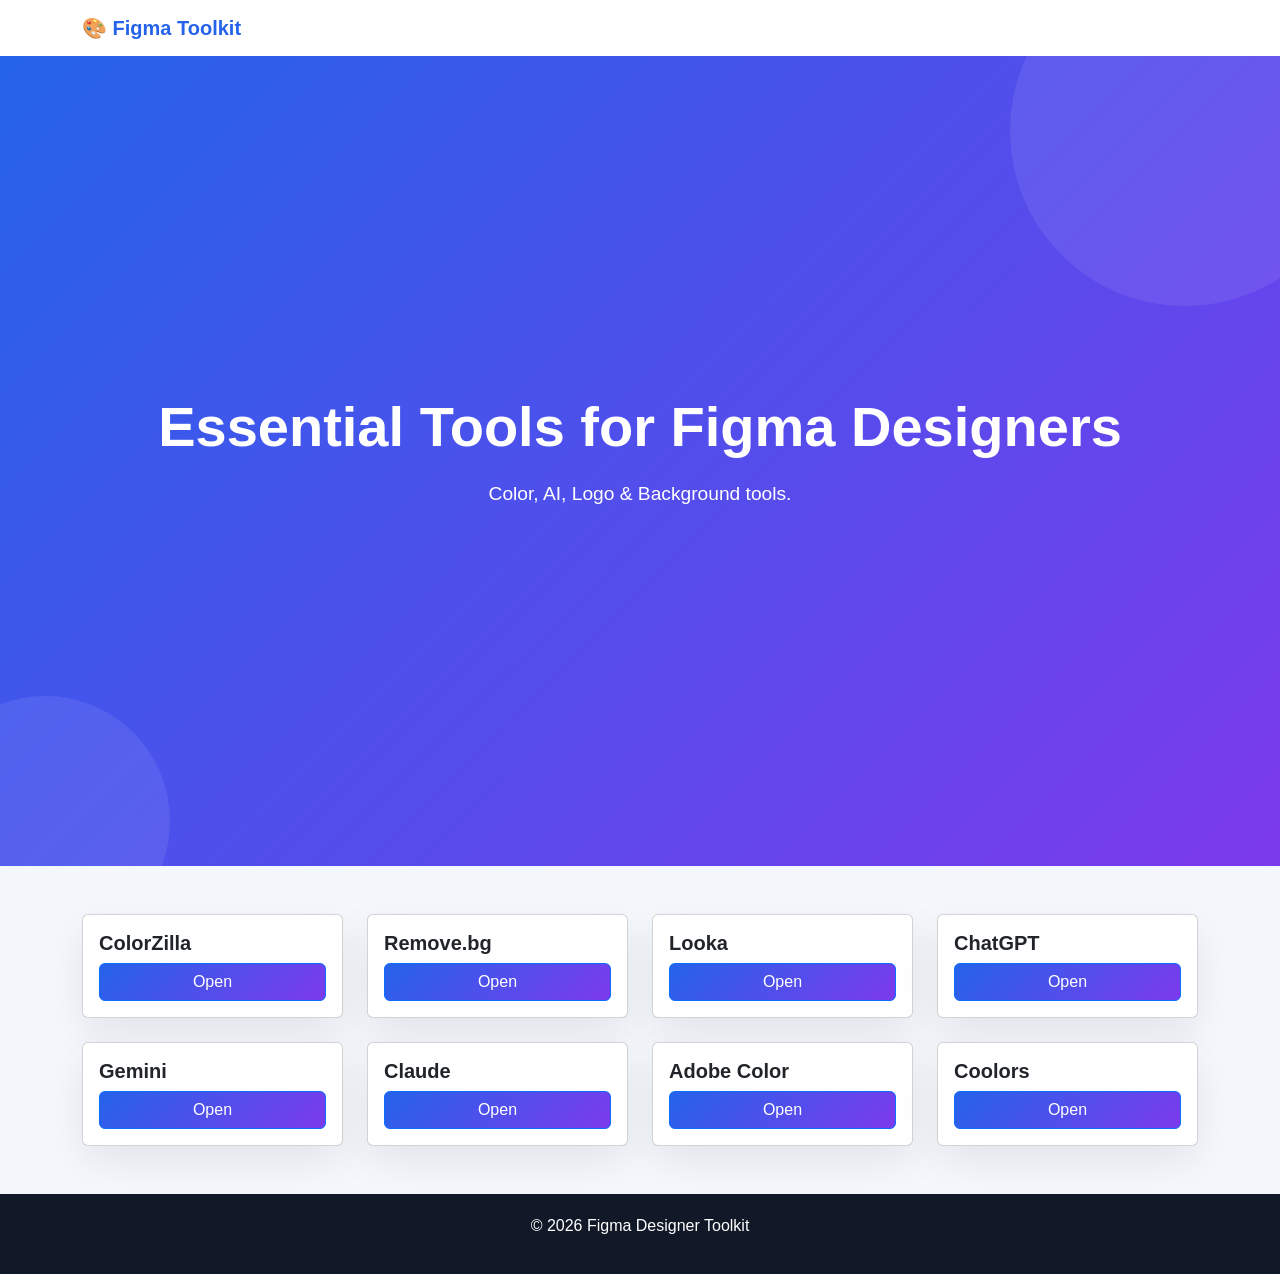
<file: figma.html>
<!DOCTYPE html><html lang='en'><head><meta charset='UTF-8'>
    <meta name='viewport' content='width=device-width,initial-scale=1'>
    <title>Figma Designer Toolkit</title>
    <link rel="stylesheet" href="figma.css">
    <link href='https://cdn.jsdelivr.net/npm/bootstrap@5.3.3/dist/css/bootstrap.min.css' rel='stylesheet'>
    <style>body{font-family:Arial;background:#f4f7fb}.hero{background:linear-gradient(135deg,#2563eb,#7c3aed);color:#fff;padding:80px 0;text-align:center}.card:hover{transform:translateY(-6px);transition:.3s}footer{background:#111827;color:#fff;padding:20px}</style></head><body><nav class='navbar bg-white shadow-sm'><div class='container'><a class='navbar-brand fw-bold'>🎨 Figma Toolkit</a></div></nav><section class='hero'><div class='container'><h1>Essential Tools for Figma Designers</h1><p>Color, AI, Logo & Background tools.</p></div></section><div class='container py-5'><div class='row g-4'>
<div class='col-md-3'><div class='card p-3'><h5>ColorZilla</h5><a class='btn btn-primary' href='https://www.colorzilla.com/' target='_blank'>Open</a></div></div>
<div class='col-md-3'><div class='card p-3'><h5>Remove.bg</h5><a class='btn btn-primary' href='https://remove.bg' target='_blank'>Open</a></div></div>
<div class='col-md-3'><div class='card p-3'><h5>Looka</h5><a class='btn btn-primary' href='https://looka.com' target='_blank'>Open</a></div></div>
<div class='col-md-3'><div class='card p-3'><h5>ChatGPT</h5><a class='btn btn-primary' href='https://chatgpt.com' target='_blank'>Open</a></div></div>
<div class='col-md-3'><div class='card p-3'><h5>Gemini</h5><a class='btn btn-primary' href='https://gemini.google.com' target='_blank'>Open</a></div></div>
<div class='col-md-3'><div class='card p-3'><h5>Claude</h5><a class='btn btn-primary' href='https://claude.ai' target='_blank'>Open</a></div></div>
<div class='col-md-3'><div class='card p-3'><h5>Adobe Color</h5><a class='btn btn-primary' href='https://color.adobe.com' target='_blank'>Open</a></div></div>
<div class='col-md-3'><div class='card p-3'><h5>Coolors</h5><a class='btn btn-primary' href='https://coolors.co' target='_blank'>Open</a></div></div>
</div></div>
<footer class='text-center'><p>© 2026 Figma Designer Toolkit</p></footer></body>
<script>// ==============================
// FIGMA TOOLKIT - MODERN JS
// ==============================

document.addEventListener("DOMContentLoaded", () => {

    // =========================
    // STICKY NAVBAR
    // =========================

    const navbar = document.querySelector(".navbar");

    window.addEventListener("scroll", () => {

        if (window.scrollY > 50) {

            navbar.classList.add("shadow");

        } else {

            navbar.classList.remove("shadow");

        }

    });


    // =========================
    // SCROLL PROGRESS BAR
    // =========================

    const progress = document.getElementById("progress-bar");

    if (progress) {

        window.addEventListener("scroll", () => {

            const scrollTop = document.documentElement.scrollTop;

            const scrollHeight =
                document.documentElement.scrollHeight -
                document.documentElement.clientHeight;

            const percent = (scrollTop / scrollHeight) * 100;

            progress.style.width = percent + "%";

        });

    }


    // =========================
    // SEARCH FILTER
    // =========================

    const searchInput = document.getElementById("searchInput");

    const cards = document.querySelectorAll(".tool-card");

    if (searchInput) {

        searchInput.addEventListener("keyup", () => {

            const value = searchInput.value.toLowerCase();

            cards.forEach(card => {

                const text = card.innerText.toLowerCase();

                card.style.display =
                    text.includes(value) ? "block" : "none";

            });

        });

    }


    // =========================
    // SMOOTH SCROLL
    // =========================

    document.querySelectorAll('a[href^="#"]').forEach(link => {

        link.addEventListener("click", e => {

            e.preventDefault();

            const target =
                document.querySelector(link.getAttribute("href"));

            if (target) {

                target.scrollIntoView({

                    behavior: "smooth"

                });

            }

        });

    });


    // =========================
    // BACK TO TOP
    // =========================

    const topBtn = document.getElementById("topBtn");

    if (topBtn) {

        window.addEventListener("scroll", () => {

            topBtn.style.display =
                window.scrollY > 300 ? "flex" : "none";

        });

        topBtn.addEventListener("click", () => {

            window.scrollTo({

                top: 0,

                behavior: "smooth"

            });

        });

    }


    // =========================
    // DARK MODE
    // =========================

    const darkBtn = document.getElementById("darkMode");

    if (darkBtn) {

        darkBtn.addEventListener("click", () => {

            document.body.classList.toggle("dark-mode");

            darkBtn.innerHTML =
                document.body.classList.contains("dark-mode")
                    ? "☀️"
                    : "🌙";

        });

    }


    // =========================
    // SCROLL REVEAL
    // =========================

    const reveal = document.querySelectorAll(".reveal");

    function revealOnScroll() {

        reveal.forEach(item => {

            const top = item.getBoundingClientRect().top;

            if (top < window.innerHeight - 100) {

                item.classList.add("active");

            }

        });

    }

    window.addEventListener("scroll", revealOnScroll);

    revealOnScroll();


    // =========================
    // TOOL CARD HOVER
    // =========================

    document.querySelectorAll(".tool-card").forEach(card => {

        card.addEventListener("mouseenter", () => {

            card.style.transform = "translateY(-8px) scale(1.02)";

        });

        card.addEventListener("mouseleave", () => {

            card.style.transform = "translateY(0) scale(1)";

        });

    });


    // =========================
    // DYNAMIC YEAR
    // =========================

    const year = document.getElementById("year");

    if (year) {

        year.textContent = new Date().getFullYear();

    }

});</script></html>
</file>
<file: figma.css>
/* ==========================================
   GOOGLE FONT
========================================== */
@import url('https://fonts.googleapis.com/css2?family=Poppins:wght@300;400;500;600;700;800&display=swap');

/* ==========================================
   ROOT VARIABLES
========================================== */

:root{
    --primary:#2563eb;
    --secondary:#7c3aed;
    --success:#10b981;
    --warning:#f59e0b;
    --danger:#ef4444;
    --dark:#0f172a;
    --light:#f8fafc;
    --white:#ffffff;
    --gray:#64748b;
    --shadow:0 15px 40px rgba(0,0,0,.08);
}

/* ==========================================
   GLOBAL
========================================== */

*{
    margin:0;
    padding:0;
    box-sizing:border-box;
}

html{
    scroll-behavior:smooth;
}

body{
    font-family:'Poppins',sans-serif;
    background:var(--light);
    color:var(--dark);
    overflow-x:hidden;
}

/* ==========================================
   NAVBAR
========================================== */

.navbar{
    background:rgba(255,255,255,.85)!important;
    backdrop-filter:blur(12px);
    box-shadow:0 5px 25px rgba(0,0,0,.08);
    padding:15px 0;
}

.navbar-brand{
    font-size:1.5rem;
    font-weight:700;
    color:var(--primary)!important;
}

.nav-link{
    color:#333!important;
    font-weight:500;
    margin-left:20px;
    transition:.3s;
}

.nav-link:hover{
    color:var(--primary)!important;
}

/* ==========================================
   HERO
========================================== */

.hero{
    min-height:90vh;
    display:flex;
    align-items:center;
    justify-content:center;
    text-align:center;
    color:white;
    background:linear-gradient(135deg,#2563eb,#7c3aed);
    position:relative;
    overflow:hidden;
}

.hero::before{
    content:"";
    position:absolute;
    width:350px;
    height:350px;
    border-radius:50%;
    background:rgba(255,255,255,.08);
    top:-100px;
    right:-80px;
}

.hero::after{
    content:"";
    position:absolute;
    width:250px;
    height:250px;
    border-radius:50%;
    background:rgba(255,255,255,.08);
    bottom:-80px;
    left:-80px;
}

.hero h1{
    font-size:3.5rem;
    font-weight:800;
}

.hero p{
    font-size:1.2rem;
    margin:20px auto;
    max-width:700px;
}

/* ==========================================
   SEARCH BOX
========================================== */

.search-box{
    max-width:650px;
    margin:40px auto;
}

.search-box input{
    border:none;
    border-radius:50px;
    padding:16px 25px;
    box-shadow:var(--shadow);
}

/* ==========================================
   SECTION
========================================== */

section{
    padding:80px 0;
}

.section-title{
    text-align:center;
    margin-bottom:60px;
}

.section-title h2{
    font-size:2.5rem;
    font-weight:700;
}

.section-title p{
    color:var(--gray);
}

/* ==========================================
   TOOL CARD
========================================== */

.card{
    border:none;
    border-radius:22px;
    overflow:hidden;
    transition:.4s;
    box-shadow:var(--shadow);
}

.card:hover{
    transform:translateY(-12px);
}

.card-body{
    padding:30px;
}

.card h5{
    font-weight:700;
}

.card p{
    color:var(--gray);
}

/* ==========================================
   ICON BOX
========================================== */

.icon-box{
    width:70px;
    height:70px;
    border-radius:18px;
    background:linear-gradient(135deg,var(--primary),var(--secondary));
    display:flex;
    justify-content:center;
    align-items:center;
    margin-bottom:20px;
}

.icon-box i{
    color:white;
    font-size:2rem;
}

/* ==========================================
   BUTTON
========================================== */

.btn-primary{
    border:none;
    border-radius:50px;
    padding:12px 30px;
    background:linear-gradient(135deg,var(--primary),var(--secondary));
}

.btn-primary:hover{
    transform:translateY(-3px);
}

/* ==========================================
   CATEGORY TAG
========================================== */

.badge{
    padding:8px 16px;
    border-radius:50px;
    font-weight:500;
}

/* ==========================================
   TOOL GRID
========================================== */

.tool-grid{
    display:grid;
    grid-template-columns:repeat(auto-fit,minmax(300px,1fr));
    gap:30px;
}

/* ==========================================
   FOOTER
========================================== */

footer{
    background:#0f172a;
    color:white;
    padding:60px 0 30px;
}

footer h4{
    margin-bottom:20px;
}

footer a{
    color:#cbd5e1;
    text-decoration:none;
}

footer a:hover{
    color:white;
}

.social-icons a{
    width:45px;
    height:45px;
    display:inline-flex;
    justify-content:center;
    align-items:center;
    border-radius:50%;
    background:#1e293b;
    margin-right:10px;
    transition:.3s;
}

.social-icons a:hover{
    background:var(--primary);
}

/* ==========================================
   ANIMATIONS
========================================== */

.card{
    animation:fadeUp .8s ease;
}

@keyframes fadeUp{

    from{

        opacity:0;

        transform:translateY(40px);

    }

    to{

        opacity:1;

        transform:translateY(0);

    }

}

/* Floating */

.hero img{

    animation:float 4s ease-in-out infinite;

}

@keyframes float{

    50%{

        transform:translateY(-15px);

    }

}

/* ==========================================
   RESPONSIVE
========================================== */

@media(max-width:992px){

.hero h1{

font-size:2.8rem;

}

}

@media(max-width:768px){

.hero{

padding:100px 20px;

}

.hero h1{

font-size:2.2rem;

}

.hero p{

font-size:1rem;

}

.nav-link{

margin-left:0;

padding:10px 0;

}

.section-title h2{

font-size:2rem;

}

}
</file>
